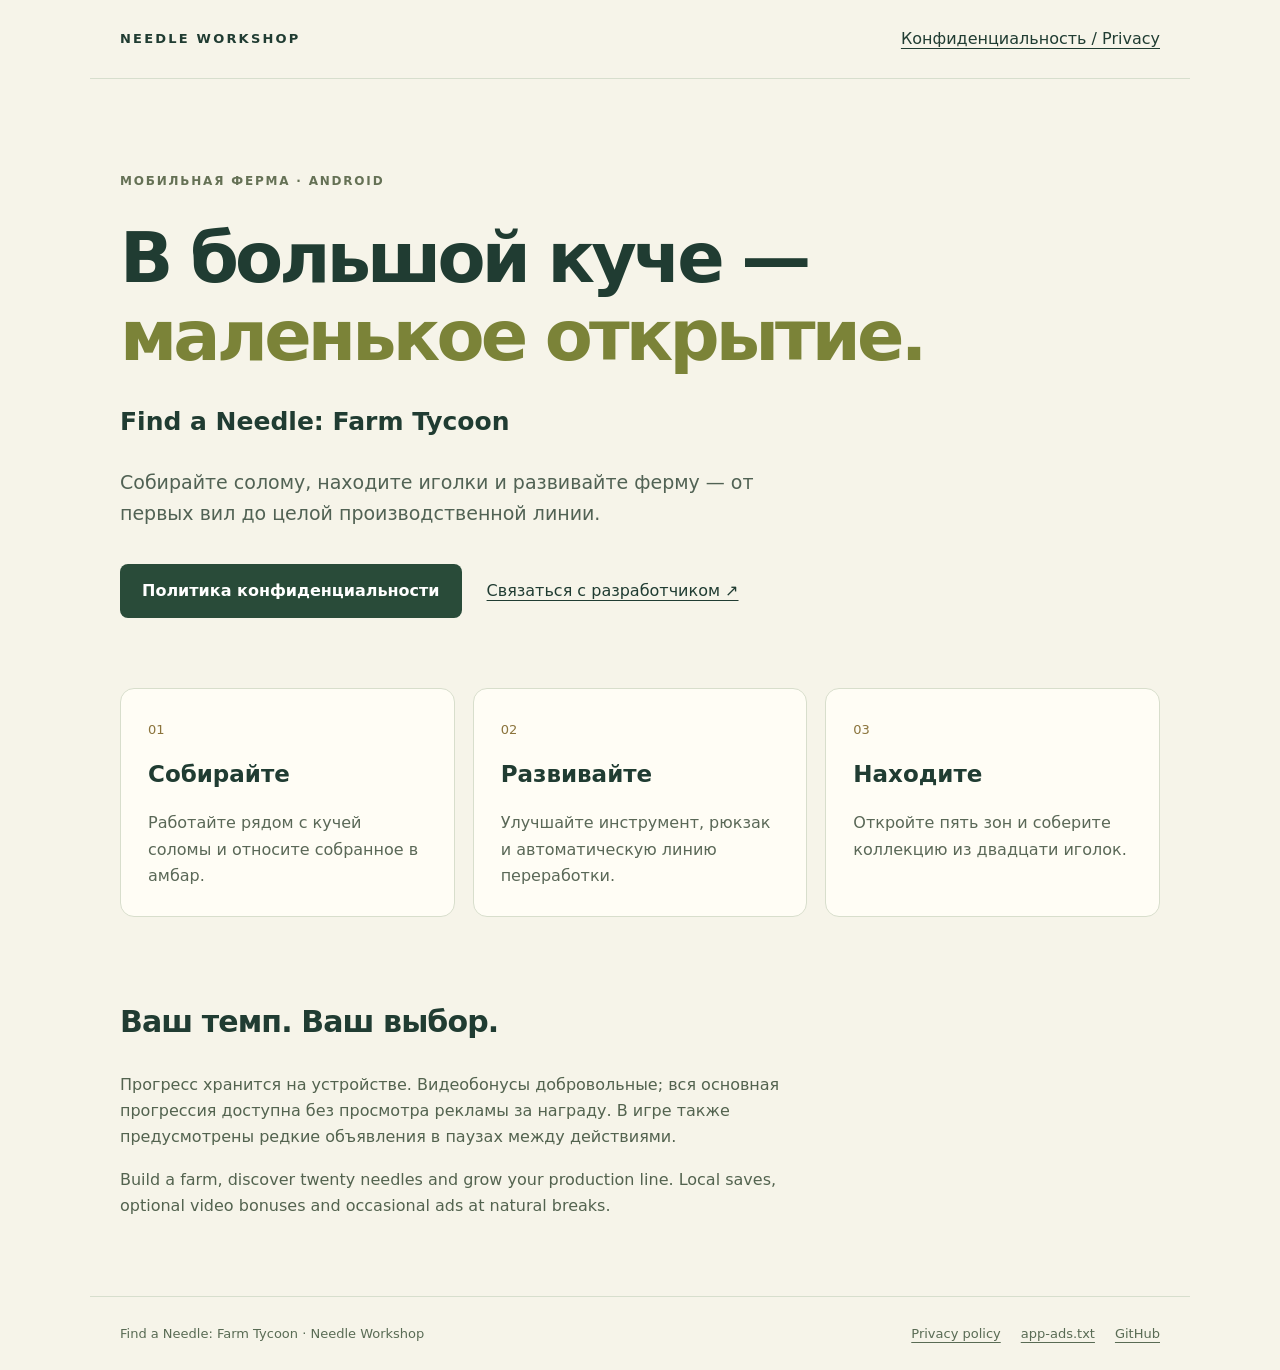
<file: index.html>
<!doctype html>
<html lang="ru">
<meta charset="utf-8"><meta name="viewport" content="width=device-width,initial-scale=1">
<meta name="description" content="Find a Needle: Farm Tycoon — мобильная ферма о маленьких находках и большой фабрике.">
<title>Find a Needle: Farm Tycoon</title><link rel="stylesheet" href="style.css">
<header><a class="brand" href="./">NEEDLE WORKSHOP</a><a href="privacy.html">Конфиденциальность / Privacy</a></header>
<main><section class="hero"><span class="tag">МОБИЛЬНАЯ ФЕРМА · ANDROID</span><h1>В большой куче —<br><em>маленькое открытие.</em></h1><p class="lead">Find a Needle: Farm Tycoon</p><p>Собирайте солому, находите иголки и развивайте ферму — от первых вил до целой производственной линии.</p><div class="links"><a class="button" href="privacy.html">Политика конфиденциальности</a><a href="https://github.com/imbeton-stack/imbeton-stack.github.io/issues">Связаться с разработчиком ↗</a></div></section>
<section class="cards"><article><span>01</span><h2>Собирайте</h2><p>Работайте рядом с кучей соломы и относите собранное в амбар.</p></article><article><span>02</span><h2>Развивайте</h2><p>Улучшайте инструмент, рюкзак и автоматическую линию переработки.</p></article><article><span>03</span><h2>Находите</h2><p>Откройте пять зон и соберите коллекцию из двадцати иголок.</p></article></section>
<section class="note"><h2>Ваш темп. Ваш выбор.</h2><p>Прогресс хранится на устройстве. Видеобонусы добровольные; вся основная прогрессия доступна без просмотра рекламы за награду. В игре также предусмотрены редкие объявления в паузах между действиями.</p><p lang="en">Build a farm, discover twenty needles and grow your production line. Local saves, optional video bonuses and occasional ads at natural breaks.</p></section></main>
<footer><span>Find a Needle: Farm Tycoon · Needle Workshop</span><nav><a href="privacy.html">Privacy policy</a><a href="app-ads.txt">app-ads.txt</a><a href="https://github.com/imbeton-stack">GitHub</a></nav></footer>
</html>
</file>
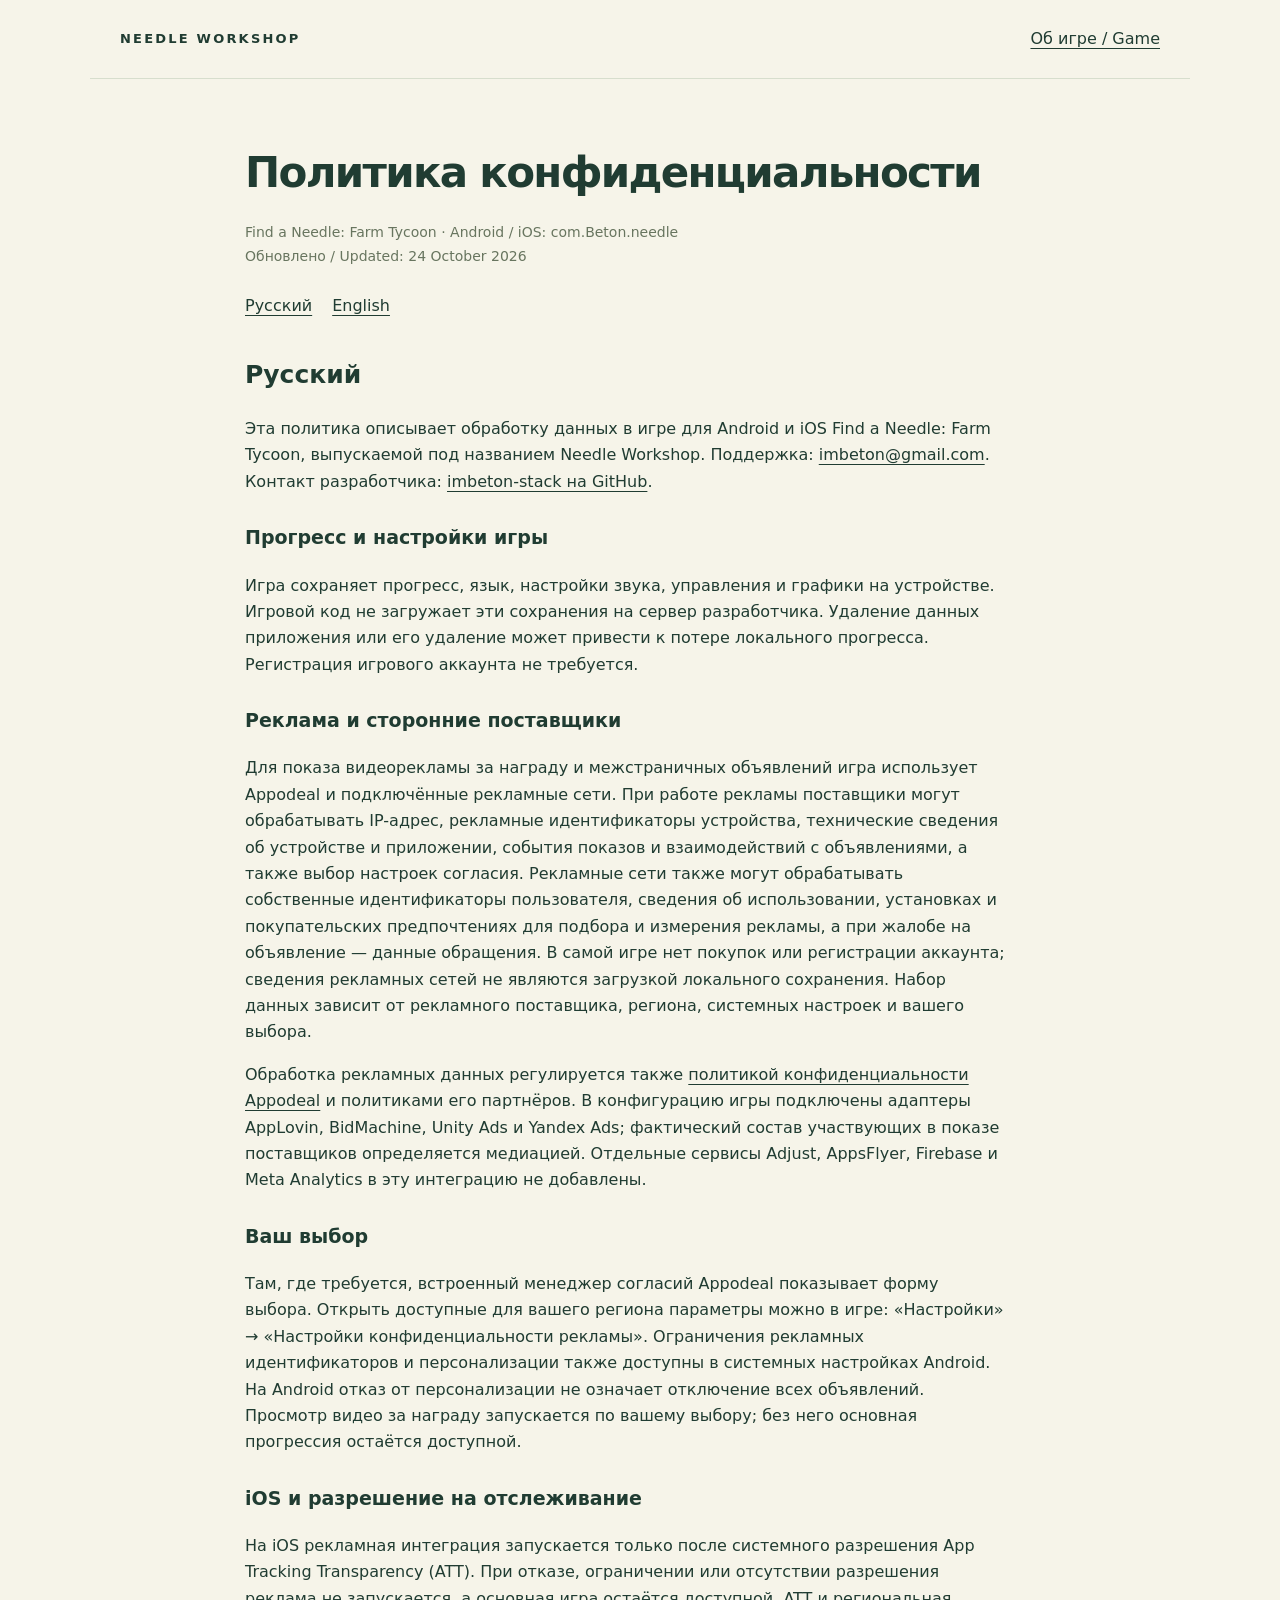
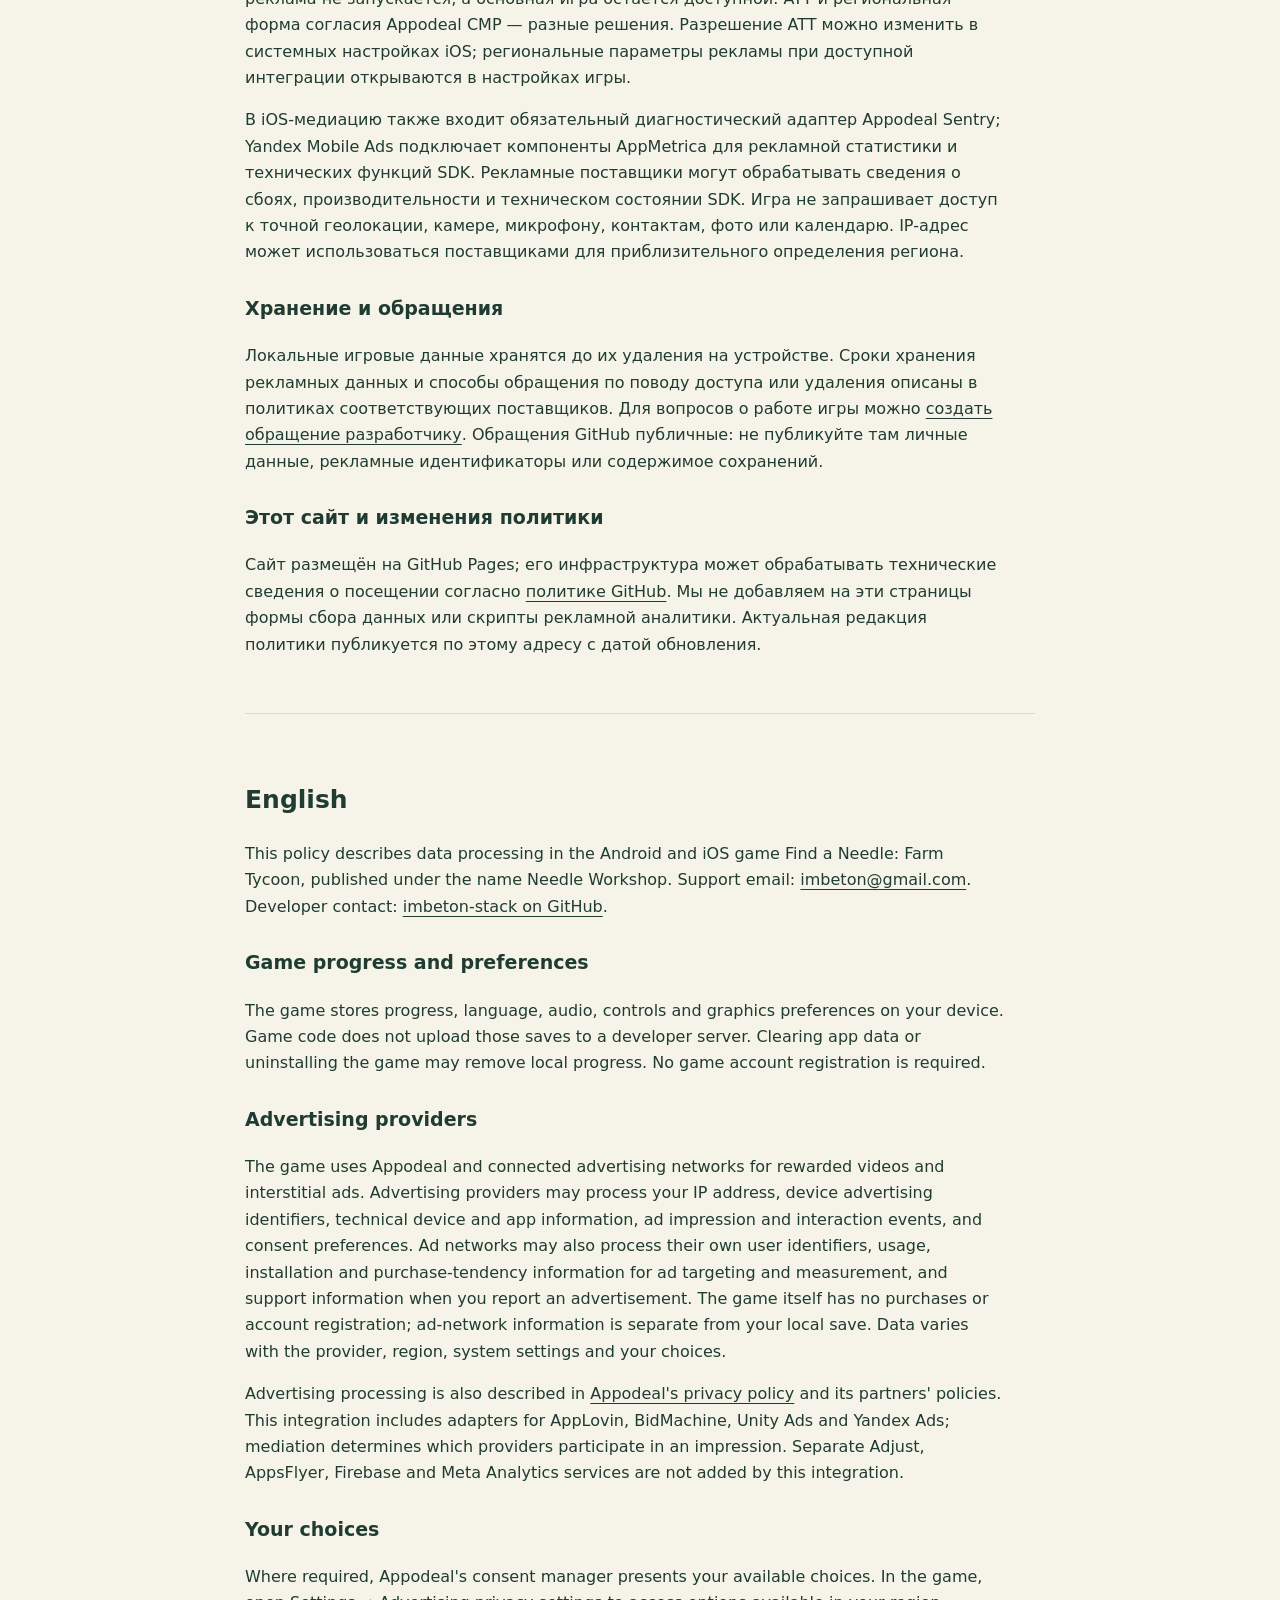
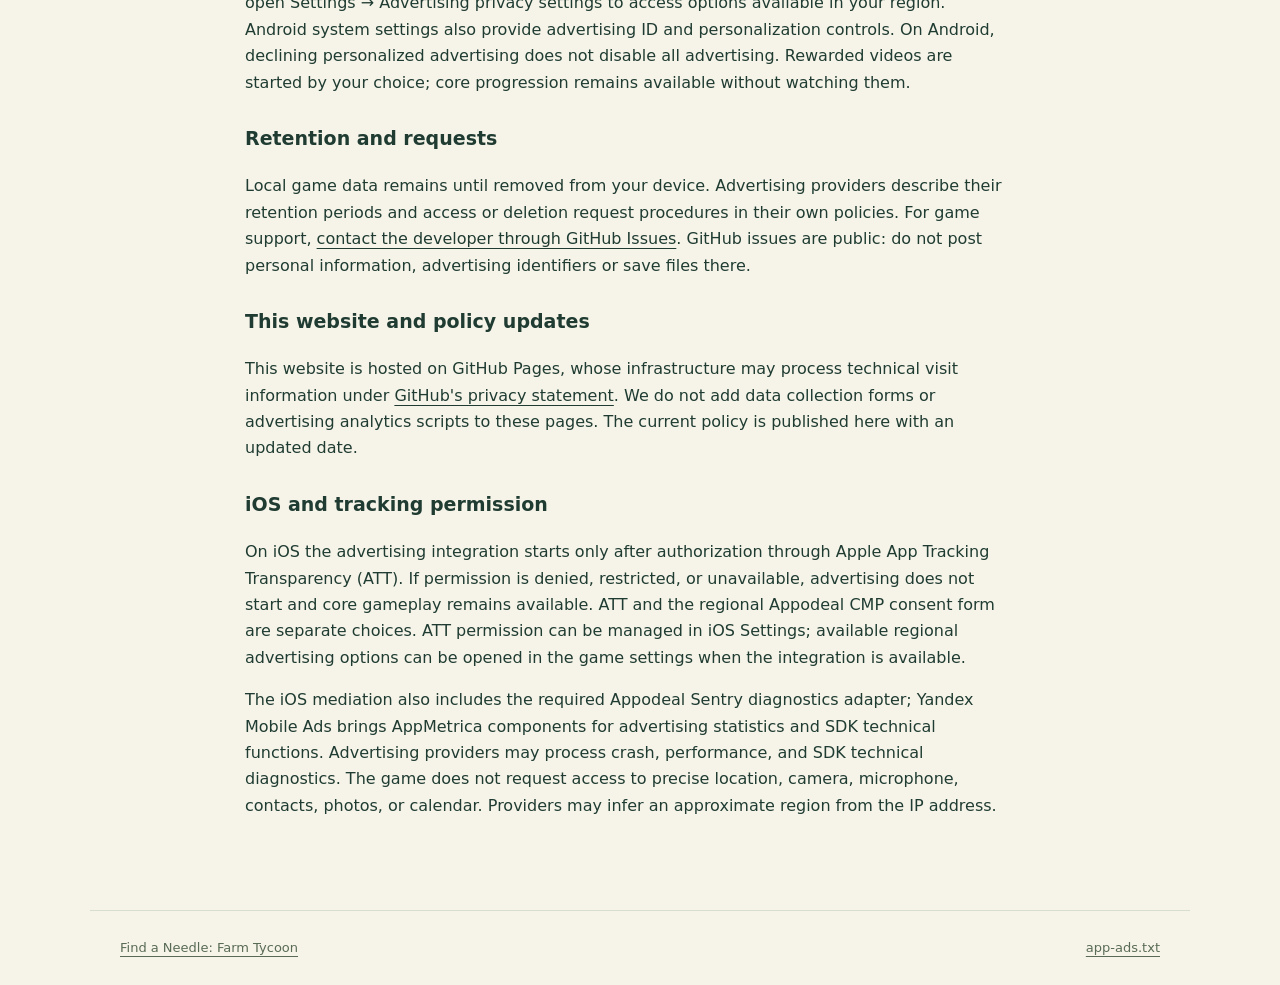
<file: privacy.html>
<!doctype html>
<html lang="ru"><meta charset="utf-8"><meta name="viewport" content="width=device-width,initial-scale=1"><title>Конфиденциальность / Privacy · Find a Needle</title><link rel="stylesheet" href="style.css">
<header><a class="brand" href="./">NEEDLE WORKSHOP</a><a href="./">Об игре / Game</a></header>
<main class="policy"><h1>Политика конфиденциальности</h1><p class="date">Find a Needle: Farm Tycoon · Android / iOS: com.Beton.needle<br>Обновлено / Updated: 24 October 2026</p><nav class="language"><a href="#ru">Русский</a><a href="#en">English</a></nav>
<section id="ru" lang="ru"><h2>Русский</h2><p>Эта политика описывает обработку данных в игре для Android и iOS Find a Needle: Farm Tycoon, выпускаемой под названием Needle Workshop. Поддержка: <a href="mailto:imbeton@gmail.com">imbeton@gmail.com</a>. Контакт разработчика: <a href="https://github.com/imbeton-stack">imbeton-stack на GitHub</a>.</p>
<h3>Прогресс и настройки игры</h3><p>Игра сохраняет прогресс, язык, настройки звука, управления и графики на устройстве. Игровой код не загружает эти сохранения на сервер разработчика. Удаление данных приложения или его удаление может привести к потере локального прогресса. Регистрация игрового аккаунта не требуется.</p>
<h3>Реклама и сторонние поставщики</h3><p>Для показа видеорекламы за награду и межстраничных объявлений игра использует Appodeal и подключённые рекламные сети. При работе рекламы поставщики могут обрабатывать IP-адрес, рекламные идентификаторы устройства, технические сведения об устройстве и приложении, события показов и взаимодействий с объявлениями, а также выбор настроек согласия. Рекламные сети также могут обрабатывать собственные идентификаторы пользователя, сведения об использовании, установках и покупательских предпочтениях для подбора и измерения рекламы, а при жалобе на объявление — данные обращения. В самой игре нет покупок или регистрации аккаунта; сведения рекламных сетей не являются загрузкой локального сохранения. Набор данных зависит от рекламного поставщика, региона, системных настроек и вашего выбора.</p><p>Обработка рекламных данных регулируется также <a href="https://appodeal.com/privacy-policy/">политикой конфиденциальности Appodeal</a> и политиками его партнёров. В конфигурацию игры подключены адаптеры AppLovin, BidMachine, Unity Ads и Yandex Ads; фактический состав участвующих в показе поставщиков определяется медиацией. Отдельные сервисы Adjust, AppsFlyer, Firebase и Meta Analytics в эту интеграцию не добавлены.</p>
<h3>Ваш выбор</h3><p>Там, где требуется, встроенный менеджер согласий Appodeal показывает форму выбора. Открыть доступные для вашего региона параметры можно в игре: «Настройки» → «Настройки конфиденциальности рекламы». Ограничения рекламных идентификаторов и персонализации также доступны в системных настройках Android. На Android отказ от персонализации не означает отключение всех объявлений. Просмотр видео за награду запускается по вашему выбору; без него основная прогрессия остаётся доступной.</p>
<h3>iOS и разрешение на отслеживание</h3><p>На iOS рекламная интеграция запускается только после системного разрешения App Tracking Transparency (ATT). При отказе, ограничении или отсутствии разрешения реклама не запускается, а основная игра остаётся доступной. ATT и региональная форма согласия Appodeal CMP — разные решения. Разрешение ATT можно изменить в системных настройках iOS; региональные параметры рекламы при доступной интеграции открываются в настройках игры.</p><p>В iOS-медиацию также входит обязательный диагностический адаптер Appodeal Sentry; Yandex Mobile Ads подключает компоненты AppMetrica для рекламной статистики и технических функций SDK. Рекламные поставщики могут обрабатывать сведения о сбоях, производительности и техническом состоянии SDK. Игра не запрашивает доступ к точной геолокации, камере, микрофону, контактам, фото или календарю. IP-адрес может использоваться поставщиками для приблизительного определения региона.</p>
<h3>Хранение и обращения</h3><p>Локальные игровые данные хранятся до их удаления на устройстве. Сроки хранения рекламных данных и способы обращения по поводу доступа или удаления описаны в политиках соответствующих поставщиков. Для вопросов о работе игры можно <a href="https://github.com/imbeton-stack/imbeton-stack.github.io/issues">создать обращение разработчику</a>. Обращения GitHub публичные: не публикуйте там личные данные, рекламные идентификаторы или содержимое сохранений.</p>
<h3>Этот сайт и изменения политики</h3><p>Сайт размещён на GitHub Pages; его инфраструктура может обрабатывать технические сведения о посещении согласно <a href="https://docs.github.com/en/site-policy/privacy-policies/github-privacy-statement">политике GitHub</a>. Мы не добавляем на эти страницы формы сбора данных или скрипты рекламной аналитики. Актуальная редакция политики публикуется по этому адресу с датой обновления.</p></section>
<section id="en" lang="en"><h2>English</h2><p>This policy describes data processing in the Android and iOS game Find a Needle: Farm Tycoon, published under the name Needle Workshop. Support email: <a href="mailto:imbeton@gmail.com">imbeton@gmail.com</a>. Developer contact: <a href="https://github.com/imbeton-stack">imbeton-stack on GitHub</a>.</p>
<h3>Game progress and preferences</h3><p>The game stores progress, language, audio, controls and graphics preferences on your device. Game code does not upload those saves to a developer server. Clearing app data or uninstalling the game may remove local progress. No game account registration is required.</p>
<h3>Advertising providers</h3><p>The game uses Appodeal and connected advertising networks for rewarded videos and interstitial ads. Advertising providers may process your IP address, device advertising identifiers, technical device and app information, ad impression and interaction events, and consent preferences. Ad networks may also process their own user identifiers, usage, installation and purchase-tendency information for ad targeting and measurement, and support information when you report an advertisement. The game itself has no purchases or account registration; ad-network information is separate from your local save. Data varies with the provider, region, system settings and your choices.</p><p>Advertising processing is also described in <a href="https://appodeal.com/privacy-policy/">Appodeal's privacy policy</a> and its partners' policies. This integration includes adapters for AppLovin, BidMachine, Unity Ads and Yandex Ads; mediation determines which providers participate in an impression. Separate Adjust, AppsFlyer, Firebase and Meta Analytics services are not added by this integration.</p>
<h3>Your choices</h3><p>Where required, Appodeal's consent manager presents your available choices. In the game, open Settings → Advertising privacy settings to access options available in your region. Android system settings also provide advertising ID and personalization controls. On Android, declining personalized advertising does not disable all advertising. Rewarded videos are started by your choice; core progression remains available without watching them.</p>
<h3>Retention and requests</h3><p>Local game data remains until removed from your device. Advertising providers describe their retention periods and access or deletion request procedures in their own policies. For game support, <a href="https://github.com/imbeton-stack/imbeton-stack.github.io/issues">contact the developer through GitHub Issues</a>. GitHub issues are public: do not post personal information, advertising identifiers or save files there.</p>
<h3>This website and policy updates</h3><p>This website is hosted on GitHub Pages, whose infrastructure may process technical visit information under <a href="https://docs.github.com/en/site-policy/privacy-policies/github-privacy-statement">GitHub's privacy statement</a>. We do not add data collection forms or advertising analytics scripts to these pages. The current policy is published here with an updated date.</p><h3>iOS and tracking permission</h3><p>On iOS the advertising integration starts only after authorization through Apple App Tracking Transparency (ATT). If permission is denied, restricted, or unavailable, advertising does not start and core gameplay remains available. ATT and the regional Appodeal CMP consent form are separate choices. ATT permission can be managed in iOS Settings; available regional advertising options can be opened in the game settings when the integration is available.</p><p>The iOS mediation also includes the required Appodeal Sentry diagnostics adapter; Yandex Mobile Ads brings AppMetrica components for advertising statistics and SDK technical functions. Advertising providers may process crash, performance, and SDK technical diagnostics. The game does not request access to precise location, camera, microphone, contacts, photos, or calendar. Providers may infer an approximate region from the IP address.</p>
</section></main>
<footer><a href="./">Find a Needle: Farm Tycoon</a><a href="app-ads.txt">app-ads.txt</a></footer></html>
</file>
<file: style.css>
:root{font-family:system-ui,-apple-system,"Segoe UI",sans-serif;color:#203c32;background:#f6f4e9;font-synthesis:none;line-height:1.65}*{box-sizing:border-box}body{margin:0}header,footer{max-width:1100px;margin:auto;padding:26px 30px;display:flex;gap:22px;justify-content:space-between;align-items:center;flex-wrap:wrap}header{border-bottom:1px solid #d7decd}.brand{font-size:13px;font-weight:800;letter-spacing:.17em;text-decoration:none}a{color:inherit;text-underline-offset:4px}a:hover{color:#6a792b}a:focus-visible{outline:3px solid #9c7727;outline-offset:5px}main{max-width:1100px;margin:auto;padding:0 30px}.hero{padding:88px 0 70px;max-width:850px}.tag{font-size:12px;letter-spacing:.15em;font-weight:700;color:#657155}h1{font-size:clamp(38px,6vw,70px);line-height:1.12;letter-spacing:-.055em;font-weight:750;margin:25px 0}h1 em{font-style:normal;color:#7b8338}.lead{font-size:25px;font-weight:600}p{max-width:700px}.hero>p:not(.lead){font-size:19px;color:#516254}.links{display:flex;gap:25px;align-items:center;flex-wrap:wrap;margin-top:34px}.button{display:inline-block;background:#294b39;color:#fff;padding:14px 22px;border-radius:8px;text-decoration:none;font-weight:600}.button:hover{background:#3b6043;color:#fff}.cards{display:grid;grid-template-columns:repeat(3,1fr);gap:18px}.cards article{border:1px solid #d8decc;border-radius:14px;padding:27px;background:#fffdf5}.cards span{font-size:13px;color:#8b743c}.cards h2{font-size:23px;margin:14px 0 8px}.cards p{color:#5a6857;margin-bottom:0}.note{padding:55px 0 60px}.note h2{font-size:30px;letter-spacing:-.03em}.note p{color:#53634f}footer{border-top:1px solid #d7decd;font-size:13px;color:#596b54}footer nav{display:flex;gap:20px;flex-wrap:wrap}.policy{max-width:850px;margin:auto;padding:45px 30px 75px}.policy h1{font-size:42px;letter-spacing:-.04em}.policy h2{font-size:25px;margin-top:35px}.policy h3{font-size:19px;margin-top:27px}.policy p,.policy li{max-width:760px}.policy .date{color:#68755f;font-size:14px}.policy .language{display:flex;gap:20px;margin:25px 0}.policy section+section{margin-top:55px;border-top:1px solid #d7decd;padding-top:30px}@media(max-width:650px){header,footer{padding:20px}main{padding:0 20px}.hero{padding:56px 0 44px}.cards{grid-template-columns:1fr}.cards article{padding:22px}.lead{font-size:21px}.policy{padding:30px 20px 50px}.policy h1{font-size:34px}header a{font-size:12px}.links{gap:18px}}
</file>
